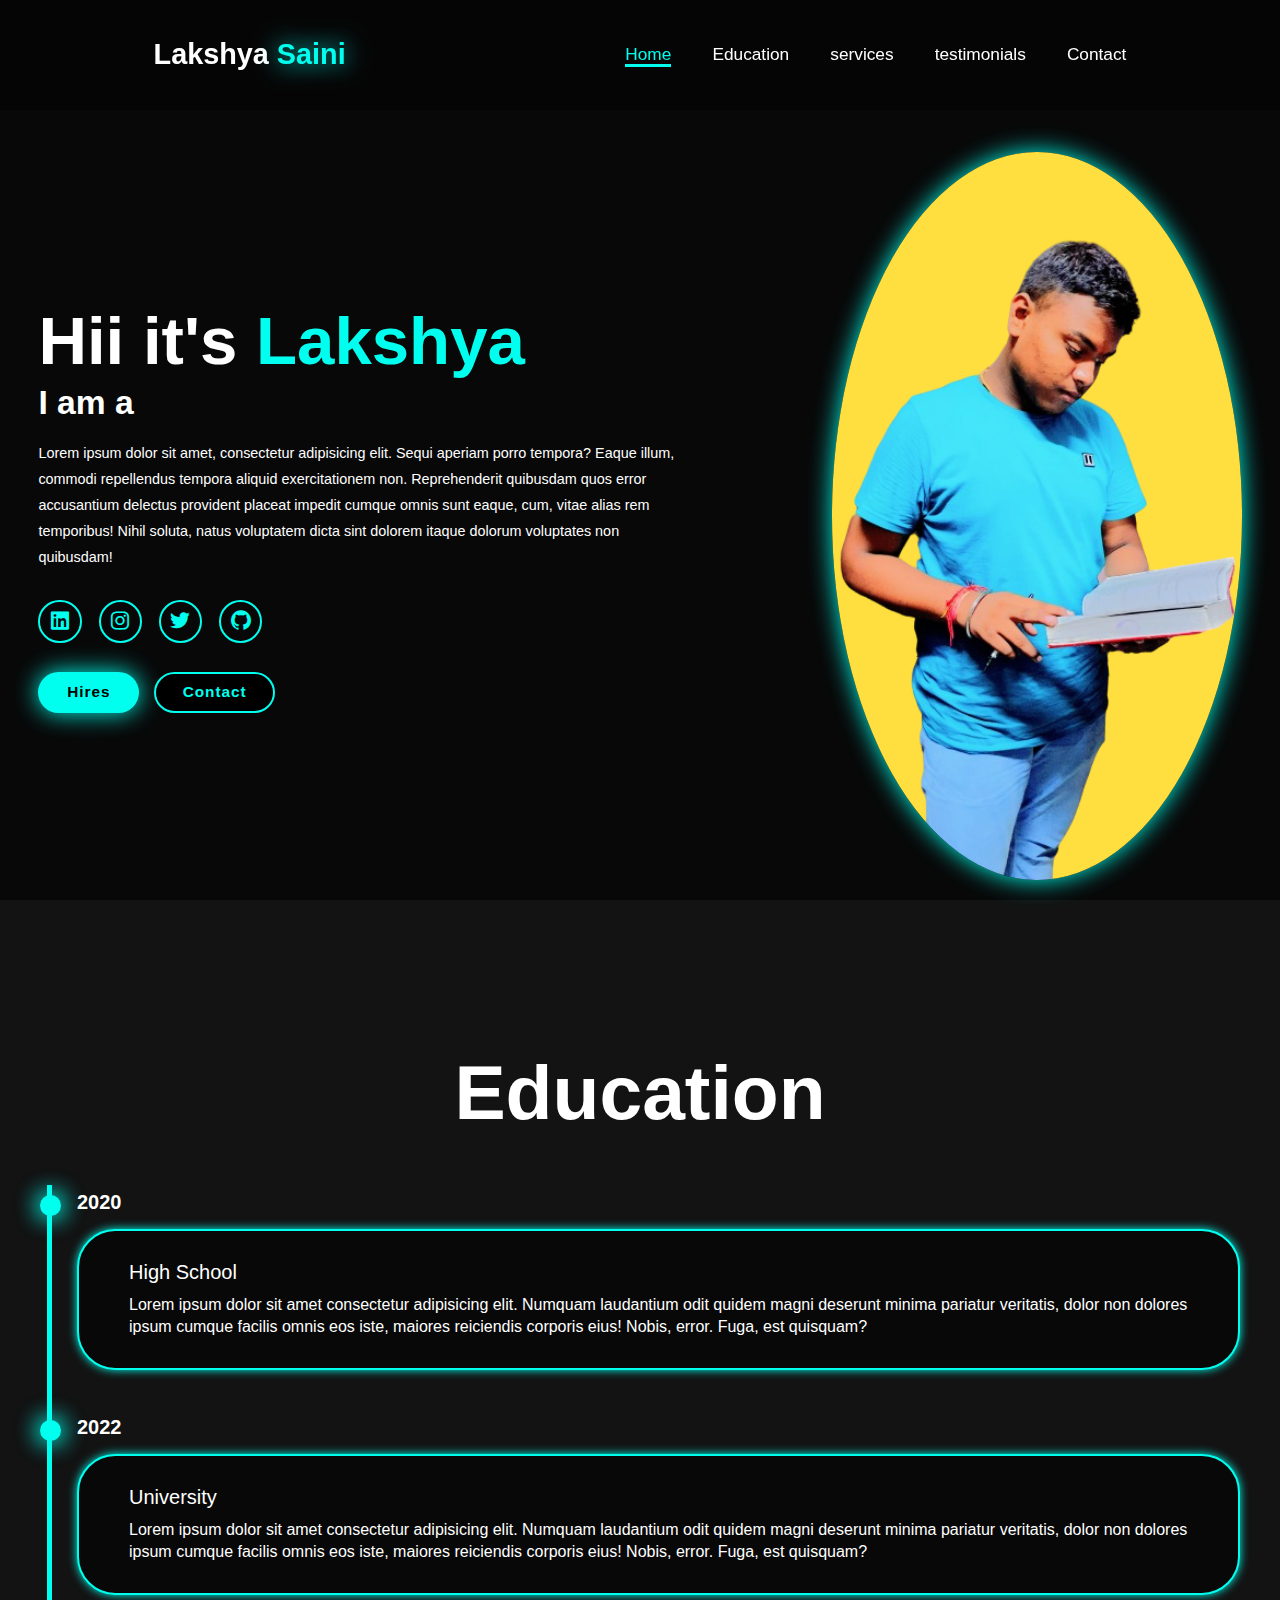
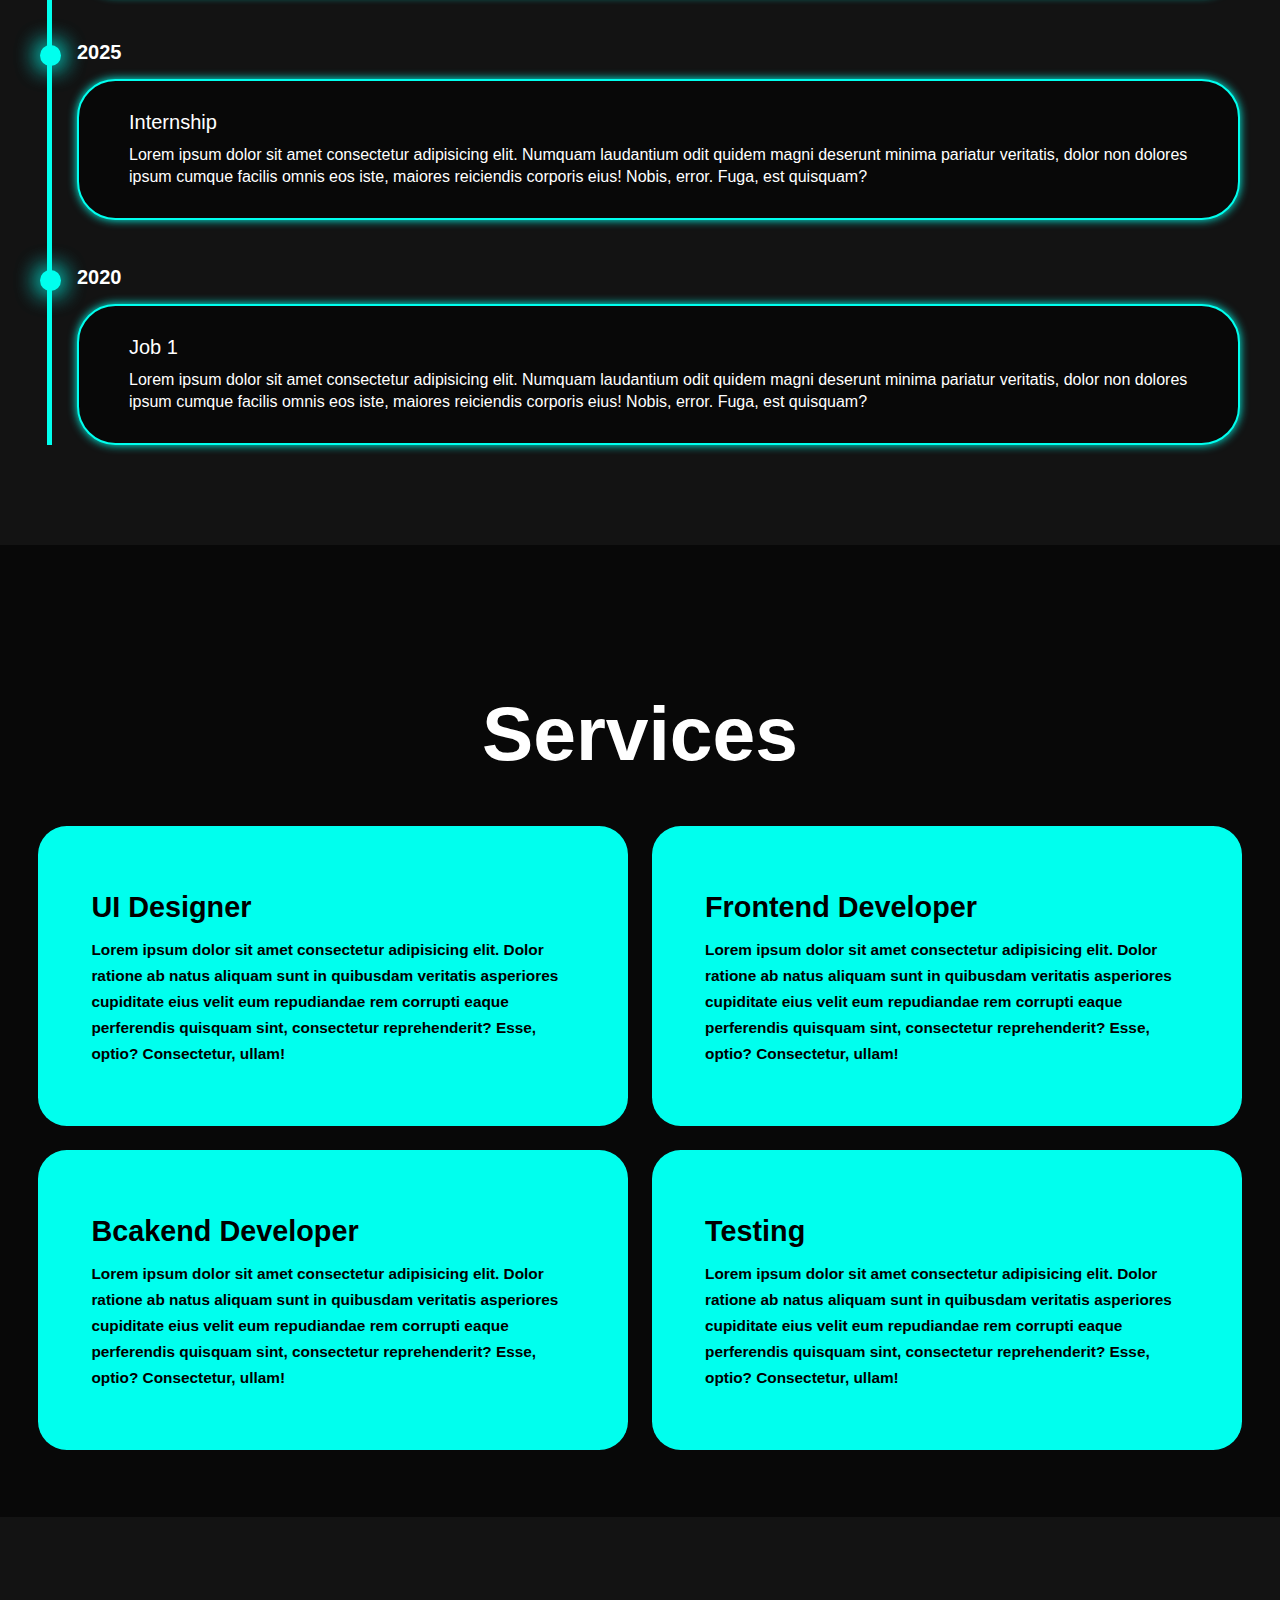
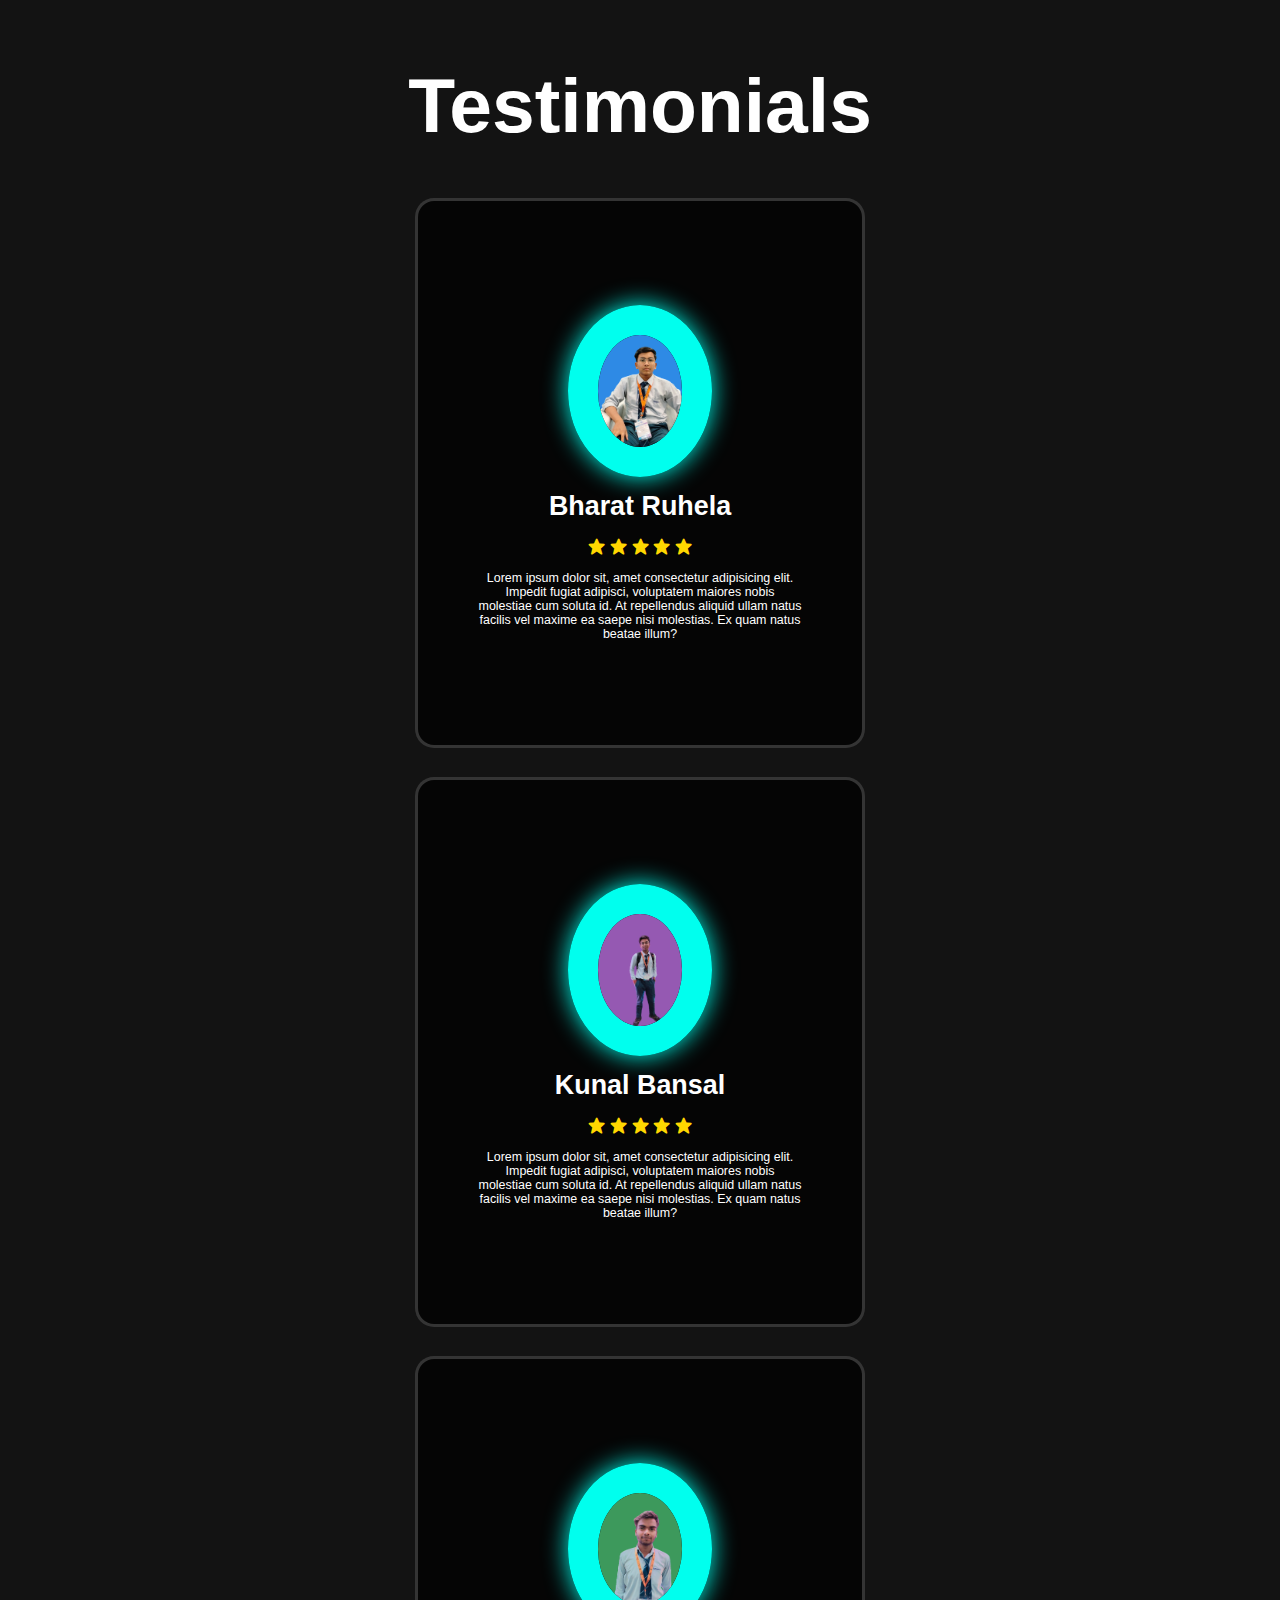
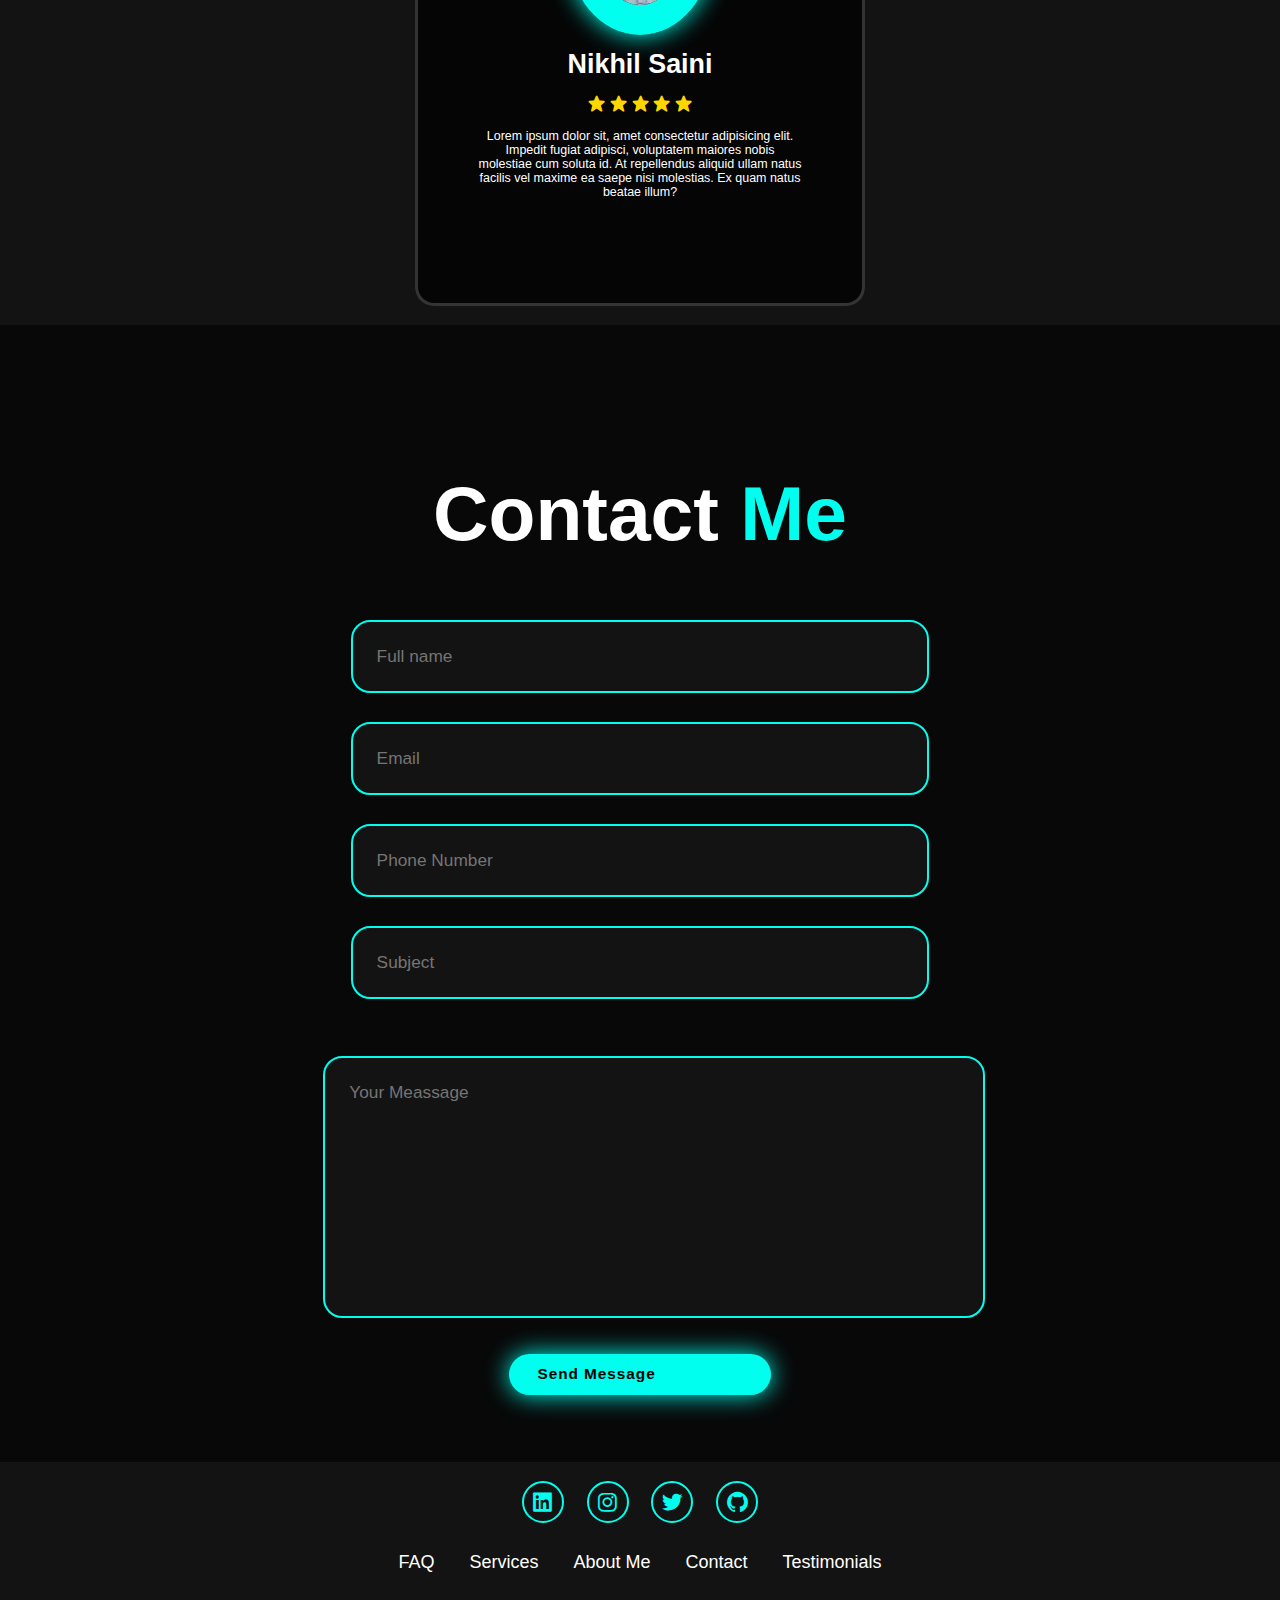
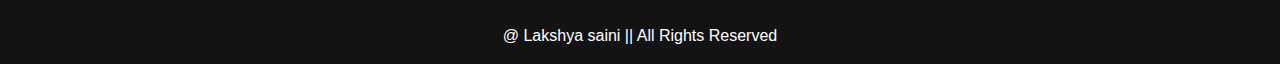
<file: Lakshya Portfilo/index.html>
<!DOCTYPE html>
<html lang="en">

<head>
    <meta charset="UTF-8">
    <meta name="viewport" content="width=device-width, initial-scale=1.0">
    <title>Lakshya portfilot</title>
    <link rel="stylesheet" href="style.css">
    <link href='https://unpkg.com/boxicons@2.1.4/css/boxicons.min.css' rel='stylesheet'>

</head>

<body>
    <header class="header">
        <a href="#home" class="logo">Lakshya
            <span>Saini</span></a>

        <i class='bx bx-menu' id="menu-icon"></i>

        <nav class="navbar">
            <a href="#home" class="active">Home</a>
            <a href="#education">Education</a>
            <a href="#service">services</a>
            <a href="#testimonials">testimonials</a>
            <a href="#Contact">Contact</a>
        </nav>
    </header>


    <section class="home" id="home">
        <div class="home-content">
            <h1>Hii it's <span>Lakshya</span></h1>
            <h3 class="text-animation">I am a <span></span></h3>
            <p>Lorem ipsum dolor sit amet, consectetur adipisicing elit. Sequi aperiam porro tempora? Eaque illum,
                commodi repellendus tempora aliquid exercitationem non. Reprehenderit quibusdam quos error accusantium
                delectus provident placeat impedit cumque omnis sunt eaque, cum, vitae alias rem temporibus! Nihil
                soluta, natus voluptatem dicta sint dolorem itaque dolorum voluptates non quibusdam!</p>

            <div class="social-icons">
                <a href="#"><i class='bx bxl-linkedin-square'></i></a>
                <a href="#"><i class='bx bxl-instagram'></i></a>
                <a href="#"><i class='bx bxl-twitter'></i></a>
                <a href="#"><i class='bx bxl-github'></i></a>
            </div>

            <div class="btn-group">
                <a href="#" class="btn">Hires</a>
                <a href="#" class="btn">Contact</a>
            </div>

        </div>

        <div class="home-img">
            <img src="lakshya.png" alt="">
        </div>

        </div>
    </section>


    <section  class="education" id="education">
        <h2 class="heading">Education</h2>

        <div class="timeline-items">

            <div class="timeline-item">
                <div class="timeline-dot"></div>
                    <div class="timeline-date">2020</div>
                    <div class="timeline-content">
                        <h3>High School</h3>
                        <p>Lorem ipsum dolor sit amet consectetur adipisicing elit. Numquam laudantium odit quidem magni deserunt minima pariatur veritatis, dolor non dolores ipsum cumque facilis omnis eos iste, maiores reiciendis corporis eius! Nobis, error. Fuga, est quisquam?</p>
                    </div>
                
            </div>


            <div class="timeline-item">
                <div class="timeline-dot"> </div>
                    <div class="timeline-date">2022</div>
                    <div class="timeline-content">
                        <h3>University</h3>
                        <p>Lorem ipsum dolor sit amet consectetur adipisicing elit. Numquam laudantium odit quidem magni deserunt minima pariatur veritatis, dolor non dolores ipsum cumque facilis omnis eos iste, maiores reiciendis corporis eius! Nobis, error. Fuga, est quisquam?</p>
                    </div>
               
            </div>


            <div class="timeline-item">
                <div class="timeline-dot"></div>
                    <div class="timeline-date">2025</div>
                    <div class="timeline-content">
                        <h3>Internship</h3>
                        <p>Lorem ipsum dolor sit amet consectetur adipisicing elit. Numquam laudantium odit quidem magni deserunt minima pariatur veritatis, dolor non dolores ipsum cumque facilis omnis eos iste, maiores reiciendis corporis eius! Nobis, error. Fuga, est quisquam?</p>
                    </div>
                
            </div>


            <div class="timeline-item">
                <div class="timeline-dot"></div>
                    <div class="timeline-date">2020</div>
                    <div class="timeline-content">
                        <h3>Job 1</h3>
                        <p>Lorem ipsum dolor sit amet consectetur adipisicing elit. Numquam laudantium odit quidem magni deserunt minima pariatur veritatis, dolor non dolores ipsum cumque facilis omnis eos iste, maiores reiciendis corporis eius! Nobis, error. Fuga, est quisquam?</p>
                    </div>
                
            </div>

        </div>
    </section>


    <section class="services" id="services" >
        <h2 class="heading">Services</h2>

        <div class="services-container">
            <div class="service-box">
                <div class="service-info">
                    <h4>UI Designer</h4>
                    <p>Lorem ipsum dolor sit amet consectetur adipisicing elit. Dolor ratione ab natus aliquam sunt in quibusdam veritatis asperiores cupiditate eius velit eum repudiandae rem corrupti eaque perferendis quisquam sint, consectetur reprehenderit? Esse, optio? Consectetur, ullam!</p>
                </div>
            </div>


            <div class="service-box">
                <div class="service-info">
                    <h4>Frontend Developer</h4>
                    <p>Lorem ipsum dolor sit amet consectetur adipisicing elit. Dolor ratione ab natus aliquam sunt in quibusdam veritatis asperiores cupiditate eius velit eum repudiandae rem corrupti eaque perferendis quisquam sint, consectetur reprehenderit? Esse, optio? Consectetur, ullam!</p>
                </div>
            </div>


            
            <div class="service-box">
                <div class="service-info">
                    <h4>Bcakend Developer</h4>
                    <p>Lorem ipsum dolor sit amet consectetur adipisicing elit. Dolor ratione ab natus aliquam sunt in quibusdam veritatis asperiores cupiditate eius velit eum repudiandae rem corrupti eaque perferendis quisquam sint, consectetur reprehenderit? Esse, optio? Consectetur, ullam!</p>
                </div>
            </div>


            
            <div class="service-box">
                <div class="service-info">
                    <h4>Testing</h4>
                    <p>Lorem ipsum dolor sit amet consectetur adipisicing elit. Dolor ratione ab natus aliquam sunt in quibusdam veritatis asperiores cupiditate eius velit eum repudiandae rem corrupti eaque perferendis quisquam sint, consectetur reprehenderit? Esse, optio? Consectetur, ullam!</p>
                </div>
            </div>
        </div>
    </section>



    <section class="testimonials" id="testimonials">
        <div class="testimonials-box">
            <h2 class="heading">Testimonials</h2>

            <div class="wrapper">
                <div class="testimonials-item">
                    <img src="Bharat.png" alt="">
                    <h2>Bharat Ruhela</h2>
                    <div class="rating">
                        <i class='bx bxs-star' id="star" ></i>
                        <i class='bx bxs-star' id="star" ></i>
                        <i class='bx bxs-star' id="star" ></i>
                        <i class='bx bxs-star' id="star" ></i>
                        <i class='bx bxs-star' id="star" ></i>

                    </div>
                    <p>Lorem ipsum dolor sit, amet consectetur adipisicing elit. Impedit fugiat adipisci, voluptatem maiores nobis molestiae cum soluta id. At repellendus aliquid ullam natus facilis vel maxime ea saepe nisi molestias. Ex quam natus beatae illum?</p>
                </div>

                <div class="testimonials-item">
                    <img src="kunal.png" alt="">
                    <h2>Kunal Bansal</h2>
                    <div class="rating">
                        <i class='bx bxs-star' id="star" ></i>
                        <i class='bx bxs-star' id="star" ></i>
                        <i class='bx bxs-star' id="star" ></i>
                        <i class='bx bxs-star' id="star" ></i>
                        <i class='bx bxs-star' id="star" ></i>


                    </div>
                    <p>Lorem ipsum dolor sit, amet consectetur adipisicing elit. Impedit fugiat adipisci, voluptatem maiores nobis molestiae cum soluta id. At repellendus aliquid ullam natus facilis vel maxime ea saepe nisi molestias. Ex quam natus beatae illum?</p>
                </div>

                <div class="testimonials-item">
                    <img src="Nikhil.png" alt="">
                    <h2>Nikhil Saini</h2>
                    <div class="rating">
                        <i class='bx bxs-star' id="star" ></i>
                        <i class='bx bxs-star' id="star" ></i>
                        <i class='bx bxs-star' id="star" ></i>
                        <i class='bx bxs-star' id="star" ></i>
                        <i class='bx bxs-star' id="star" ></i>


                    </div>
                    <p>Lorem ipsum dolor sit, amet consectetur adipisicing elit. Impedit fugiat adipisci, voluptatem maiores nobis molestiae cum soluta id. At repellendus aliquid ullam natus facilis vel maxime ea saepe nisi molestias. Ex quam natus beatae illum?</p>
                </div>
            </div>
        </div>
    </section>


    <section class="contact" id="contact">
        <h2 class="heading">Contact <span>Me</span></h2>

        <form action="">
            <div class="input-group">
                <div class="input-box">
                    <input type="text"
                    placeholder="Full name">
                    <input type="email"
                    placeholder="Email">
                
                </div>
                <div class="input-box">
                    <input type="number"
                    placeholder="Phone Number">
                    <input type="text"
                    placeholder="Subject">
                </div>
            </div>

            <div class="input-group-2">
                <textarea name="" id="" cols="30" rows="10" placeholder="Your Meassage"></textarea>
                <input type="sumbit" value="Send Message" class="btn" >
            </div>


        </form>
    </section>



    <footer class="footer">
        <div class="social">
            <a href="#"><i class='bx bxl-linkedin-square'></i></a>
            <a href="#"><i class='bx bxl-instagram'></i></a>
            <a href="#"><i class='bx bxl-twitter'></i></a>
            <a href="#"><i class='bx bxl-github'></i></a>
        </div>

        <ul class="list">
            <li>
                <a href="#">FAQ</a>
            </li>

            <li>
                <a href="#">Services</a>
            </li>

            <li>
                <a href="#">About Me</a>
            </li>

            <li>
                <a href="#">Contact</a>
            </li>

            <li>
                <a href="#">Testimonials</a>
            </li>
        </ul>

        <p class="copyright">
            @ Lakshya saini || All Rights Reserved
        </p>
    </footer>


    <script src="script.js"></script>
</body>

</html>
</file>
<file: Lakshya Portfilo/style.css>
*{
    margin: 0;
    padding: 0;
    box-sizing: border-box;
    border: none;
    text-decoration: none;
    outline: none;
    scroll-behavior: smooth;
    font-family: "Poppins", sans-serif;
}

:root{
    --bg-color: #080808;
    --second-bg-color: #131313;
    --text-color: white;
    --main-color: #00ffee;
}

html{
    font-size: 60%;
    overflow-x: hidden;
}

body{
    background-color: var(--bg-color);
    color: var(--text-color);
}
.header{
    position: fixed;
    left: 0;
    top: 0;
    width: 100%;
    padding: 4rem 12% 4rem;
    background-color: rgba( 0, 0, 0, 0.3);
    backdrop-filter: blur(10px);
    display: flex;
    align-items: center;
    justify-content: space-between;
    z-index: 5;

}

.logo{
    font-size: 3rem;
    font-weight: 800;
    cursor: pointer;
    color: var(--text-color);
    transition: 0.3s ease
}

.logo:hover{
    transform: scale(1.1);
}

.logo span{
    text-shadow: 0 0 25px var(--main-color);
}

.navbar a{
    font-size: 1.8rem;
    color: var(--text-color);
    margin-left: 4rem;
    font-weight: 500;
    transition: 0.3s ease;
    border-bottom: 3px solid transparent;

}

.navbar a:hover,
.navbar a.active{
    color: var(--main-color);
    border-bottom: 3px solid var(--main-color);
}

#menu-icon{
    font-size: 3.6rem;
    color: var(--main-color);
    display: none;
}

section{
    min-height: 100vh;
    padding: 10rem 12% 10rem;

}

.home{
    display: flex;
    align-items: center;
    justify-content: center;
    gap: 15rem;

}

.home-content{
    display: flex;
    flex-direction: column;
    align-content: baseline;
    text-align: left;
    justify-content: center;
    margin-top: 3rem;
}

span{
    color: var(--main-color);
}

.logo span{
    color: var(--main-color);
}

.home-content h3{
    margin-bottom: 2rem;
    margin-top: 1rem;
    font-size: 3.5rem;

}

.home-content h1{
    font-size: 7rem;
    font-weight: 700;
    margin-top: 1.5rem;
    line-height: 1;
}

.home-img{
    border-radius: 50%;
}
 
.home-img img{
    position: relative;
    top: 3rem;
    width: 32vw;
    box-shadow: 0 0 25px var(--main-color);
    border-radius: 50%;
    cursor: pointer;
    transition: 0.4s ease-in-out;
}

.home-img img:hover{
    box-shadow: 0 0 25px var(--main-color),
                0 0 50px var(--main-color),
                0 0 100px var(--main-color);
}

.home-content p{
    font-size: 1.5rem;
    font-weight: 500;
    line-height: 1.8;
    max-width: 1000px;
}

.social-icons a{
    display: inline-flex;
    justify-content: center;
    align-items: center;
    width: 4.5rem;
    height: 4.5rem;
    background: transparent;
    border: 2px solid var(--main-color);
    font-size: 2.5rem;
    border-radius: 50%;
    color: var(--main-color);
    margin: 3rem 1.5rem 3rem 0;
    transition: 0.3s ease-in-out;
}

.social-icons a:hover{
    color: var(--text-color);
    transform: scale(1.3)translateY(-5PX);
    box-shadow: 0 0 25px var(--main-color);
    background-color: var(--main-color);
}

.btn{
    display: inline-block;
    padding: 1rem 2.8rem;
    background: var(--main-color);
    box-shadow: 0 0 25px var(--main-color);
    border-radius: 4rem;
    font-size: 1.6rem;
    color: black;
    border: 2px solid transparent;
    letter-spacing: 0.1rem ;
    font-weight: 600;
    transition: 0.3s ease-in-out;
    cursor: pointer;
}

.btn:hover{
    transform: scale(1.05);
    box-shadow: 0 0 50px var(--main-color);
}

.btn-group{
    display: flex;
    align-items: center;
    gap: 1.5rem;
}

.btn-group a:nth-of-type(2){
    background-color: black;
    color: var(--main-color);
    border: 2px solid var(--main-color);
    box-shadow: 0 0 25px transparent;
}

.btn-group a:nth-of-type(2):hover{
    box-shadow: 0 0 25px var(--main-color);
    background-color: var(--main-color);
    color: black;
}

.text-animation{
    font-size: 34px;
    font-weight: 600;
    min-width: 280px;
}

.text-animation span{
    position: relative;
}

.text-animation span::before{
    content: "Web Developer";
    color: var(--main-color);
    animation: words 20s infinite;
}

.text-animation span::after{
    content: "";
    background-color: var(--bg-color);
    position: absolute;
    width: calc(100% + 8px);
    height: 100%;
    border-left: 3px solid var(--bg-color);
    right: -8px;
    animation: cursor 0.63s infinite,typing 20s steps(14) infinite;
}

@keyframes cursor{
    to{
        border-left: 2px solid var(--main-color);
    }
}

@keyframes words{
    0%,
        20%{
            content: "Frontend Designer";
        }
        21%,
        40%{
            content: "Web Designer";

        }
        41%,
        60%{
            content: "UI / UX Designer";
        }
        61%,
        80%{
            content: "Web Developer";
        }
        81%,
        100%{
            content: "Software Developer";
        }
    
}

@keyframes typing{
    10%,
    15%,
    30%,
    35%,
    50%,
    55%,
    70%,
    75%,
    90%,
    95%{
        width: 0;

    }
    5%,
    20%,
    25%,
    40%,
    45%,
    60%,
    65%,
    80%,
    85%{
        width: calc(100% + 8px);
    }
}


.heading{
    font-size: 8rem;
    text-align: center;
    margin: 5rem 0;
}

.education{
    padding: 100px 15px;
    background: var(--second-bg-color);
}

.education h2{
    margin-bottom: 5rem;
}

.timeline-items{
    max-width: 1200px;
    margin: auto;
    display: flex;
    flex-wrap: wrap;
    position: relative;
}

.timeline-items::before{
    content: "";
    position: absolute;
    width: 5px;
    height: 100%;
    background-color: var(--main-color);
    left: calc(50% - 1px);
}

.timeline-item{
    margin-bottom: 40px;
    width: 100%;
    position: relative;
}

.timeline-item:last-child{
    margin-bottom: 0;
}

.timeline-item:nth-child(odd){
    padding-right: calc(50% + 30px);
    text-align: right;
}

.timeline-item:nth-child(even){
    padding-left: calc(50% + 30px);
    
}

.timeline-dot{
    height: 21px;
    width: 21px;
    background-color: var(--main-color);
    box-shadow: 0 0 25px var(--main-color),
                0 0 25px var(--main-color);
    position: absolute;
    left: calc(50% - 8px);
    border-radius: 50%;
    top: 10px;
}

.timeline-date{
    font-size: 20px;
    font-weight: 800;
    color: white;
    margin: 6px 0 15px;

}

.timeline-content{
    background-color: var(--bg-color);
    border: 2px solid var(--main-color);
    padding: 30px 50px;
    border-radius: 4rem;
    box-shadow: 0 0 10px var(--main-color);
    cursor: pointer;
    transition: 0.3s ease-in-out;
}

.timeline-content:hover{
    transform: scale(1.05);
    box-shadow: 0 0 25px var(--main-color) ;
}

.timeline-content h3{
    font-size: 20px;
    color: white;
    margin: 0 0 10px;
    font-weight: 500;
}

.timeline-content p{
    color: white;
    font-size: 16px;
    font-weight: 300;
    line-height: 22px;
}

::-webkit-scrollbar{
    width: 15px;
}

::-webkit-scrollbar-thumb{
    background-color: var(--main-color);
}

::-webkit-scrollbar-track{
    background-color: var(--bg-color);
    width: 50px;
}


.services{
    background: var(--bg-color);
    color: black;
}

.services h2{
    margin-bottom: 5rem;
    color: white;
}

.services-container{
    display: grid;
    grid-template-columns: repeat(2,1fr);
    align-items: center;
    gap: 2.5rem;

}

.service-box{
    background-color: var(--main-color);
    height: 300px;
    border-radius: 3rem;
    border: 5px solid transparent;
    cursor: pointer;
    transition: 0.4s ease-in-out;
}

.service-box:hover{
    background: white;
    color: black;
    border: 5px solid var(--main-color);
    transform: scale(1.03);
}

.service-box .service-info{
    display: flex;
    flex-direction: column;
    text-align: left;
    max-height: 200px;
    justify-content: left;
    align-items: baseline;
    padding: 5rem 5rem;
}

.service-info h4{
    font-size: 3rem;
    font-weight: 800;
    line-height: 2;
}

.service-info p{
    font-size: 1.6rem;
    font-weight: 600;
    max-height: 100px;
    line-height: 1.7;
    margin: auto;
}

.testimonials{
    background: var(--second-bg-color);
}

.testimonials-box{
    background-size: cover;
    display: flex;
    align-items: center;
    justify-content: center;
    flex-direction: column;
}

.testimonials .heading{
    margin-bottom: 5rem;
}

.testimonials-box img{
    width: 15rem;
    border-radius: 50%;
    border: 30px solid var(--main-color);
    box-shadow: 0 0 25px var(--main-color);
}

.wrapper{
    display: grid;
    grid-template-columns: repeat(3,1fr);
    gap: 3rem;
}

.testimonials-item{
    min-height: 550px;
    max-width: 450px;
    background: rgba( 0, 0, 0, 0.7);
    border: 3px solid rgba(238, 238, 238, 0.2);
    border-radius: 2rem;
    padding: 30px 60px;
    margin: 0 2rem;
    cursor: pointer;
    display: flex;
    flex-direction: column;
    align-items: center;
    justify-content: center;
    text-align: center;
    gap: 1.5rem;
    color: white;
    transition: 0.4s ease-in-out;
}

.testimonials-item:hover{
    border: 3px solid var(--main-color);
    transform: translateY(-10px)scale(1.03);
    box-shadow: 0 0 50px var(--main-color);
}

.testimonials-item h2{
    font-size: 2.8rem;
}

.testimonials-item p{
    font-size: 1.3rem;
}

#star{
    color: gold;
    font-size: 2rem;
}

.contact{
    background-color: var(--bg-color);
}

.contact h2{
    margin-bottom: 3rem;
    color: white;
}

.contact form {
    display: flex;
    align-items: center;
    justify-content: center;
    gap: 3rem;
    margin: 5rem auto;
    text-align: center;
}

.contact form .input-box{
    display: flex;
    justify-content: center;
    flex-wrap: wrap;
}

.contact form .input-box input,
.contact form textarea{
    width: 100%;
    padding: 2.5rem;
    font-size: 1.8rem;
    color: var(--text-color);
    background: var(--second-bg-color);
    border-radius: 2rem;
    border: 2px solid var(--main-color);
    margin: 1.5rem;
    resize: none;
}

.contact form .btn{
    margin-top: 2rem;
}

footer{
    position: relative;
    bottom: 0;
    width: 100%;
    padding: 40px 0;
    background-color: var(--second-bg-color);
}

.footer .social{
    text-align: center;
    padding-bottom: 25px;
    color: var(--main-color);
}

.footer .social a{
    font-size: 25px;
    color: var(--main-color);
    border: 2px solid var(--main-color);
    width: 42px;
    height: 42px;
    line-height: 42px;
    display: inline-block;
    text-align: center;
    border-radius: 50%;
    margin: 0 10px;
    transition: 0.3s ease-in-out;
}

.footer .social a:hover{
    transform: scale(1.2)translateY(-10px);
    background-color: var(--main-color);
    color: black;
    box-shadow: 0 0 25px var(--main-color);
}

.footer ul{
    margin: 0;
    padding: 0;
    font-size: 18px;
    line-height: 1.6;
    margin-bottom: 0;
    text-align: center;
}

.footer ul{
    margin-top: 0;
    padding: 0;
    font-size: 18px;
    line-height: 1.6;
    margin-bottom: 0;
    text-align: center;
}

.footer ul li a{
    color: white;
    border-bottom: 3px solid transparent;
    transition: 0.3s ease-in-out;
}

.footer ul li a:hover{
    border-bottom: 3px solid var(--main-color);
}

.footer ul li{
    display: inline-block;
    padding: 0 15px;
}

.footer .copyright{
    margin-top: 50px;
    text-align: center;
    font-size: 16px;
    color: white;
}

@media(max-width:1285px){
    header{
        padding: 2rem 3%;
    }
    section{
        padding: 10rem 3% 2rem;
    }
    .timeline-items::before{
        left: 7px;
    }
    .timeline-item:nth-child(odd){
        padding-right: 0;
        text-align: left;
    }
    .timeline-item:nth-child(odd),
    .timeline-item:nth-child(even){
        padding-left: 37px;
    }
    .timeline-dot{
        left: 0;
    }
    .services{
        padding-bottom: 7rem;
    }
    .testimonials .wrapper{
        grid-template-columns: repeat(1,1fr);
    }
    .contact form{
        flex-direction: column;
    }
    .footer{
        padding: 2rem 3%;
    }

}

@media(max-width:895px){
    #menu-icon{
        display: block;
    }
    .navbar{
        position: absolute;
        top: 100%;
        right: 0;
        width: 50%;
        padding: 1rem 3%;
        background: rgba( 0, 0, 0, 0.8);
        backdrop-filter: blur(20px);
        border-bottom-left-radius: 2rem;
        border-left: 2px solid var(--main-color);
        border-bottom: 2px solid var(--main-color);
        display: none;
    }

    .navbar.active{
        display: block;
    }
    .navbar a{
        display: block;
        font-size: 2rem;
        margin: 3rem 0;
        color: white;
    }

    .home{
        flex-direction: column-reverse;
        margin: 5rem 4rem;
    }
    .home-content h3{
        font-size: 2.6rem;
    }
    .home-content h1{
        font-size: 8rem;
        margin-top: 3rem;
    }
    .home-content p{
        max-width: 600px;
        margin: 0 auto;
    }
    .home-img img{
        width: 56vw;
    }
    .services h2{
        margin-bottom: 3rem;
    }
    .services-container{
        grid-template-columns: repeat(1,1fr);
    }
}
</file>
